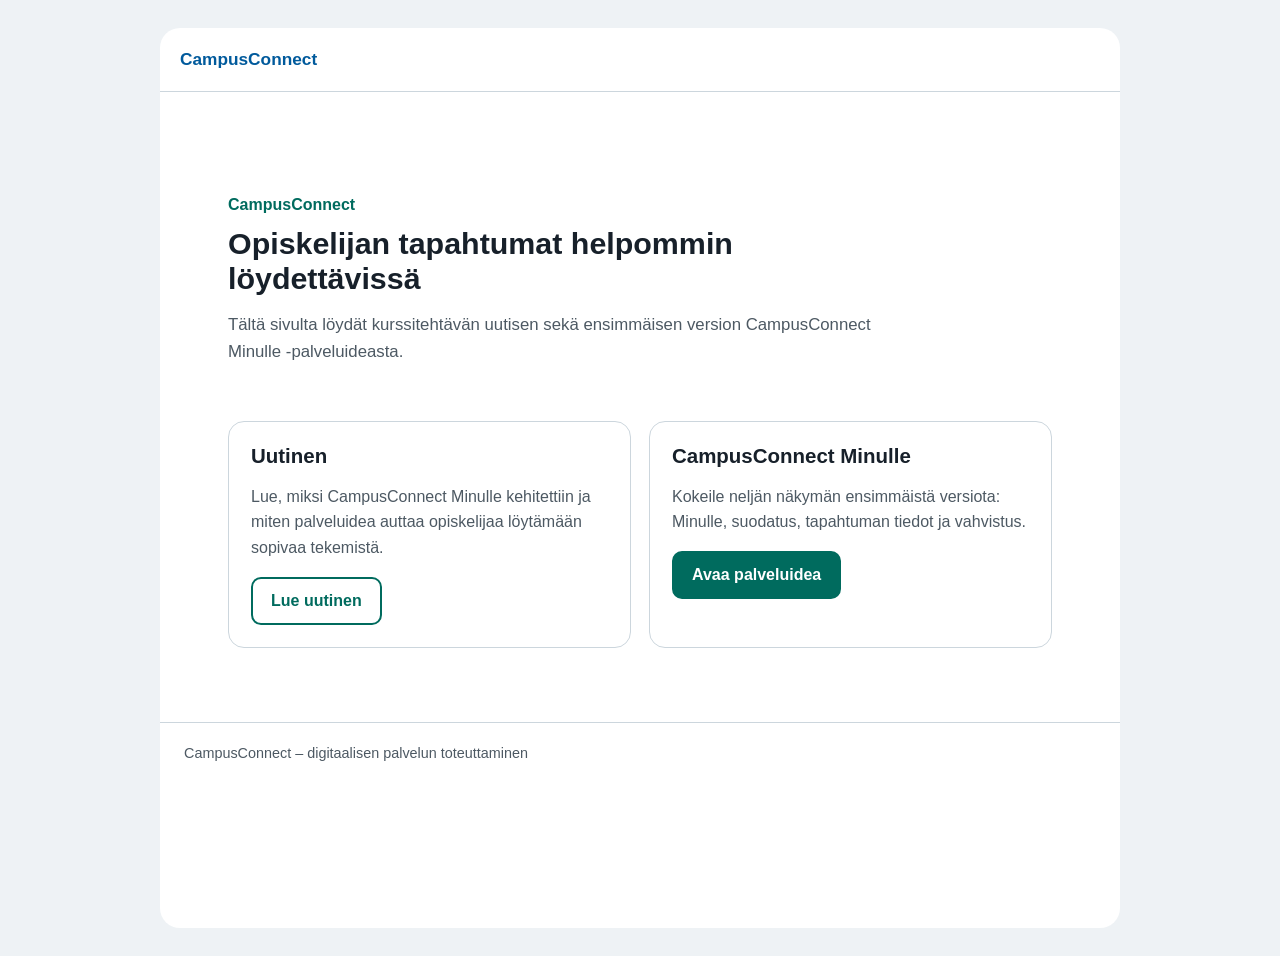
<file: index.html>
<!doctype html>
<html lang="fi"><head><meta charset="utf-8"><meta name="viewport" content="width=device-width,initial-scale=1">
<meta name="description" content="CampusConnect-kurssiprojektin etusivu, josta löytyvät uutinen ja CampusConnect Minulle -palveluidea.">
<title>CampusConnect | Etusivu</title><link rel="stylesheet" href="style.css"></head>
<body><div class="site"><a class="skip-link" href="#main">Siirry pääsisältöön</a>
<header class="topbar"><span class="brand">CampusConnect</span></header>
<main id="main"><section class="hero"><p class="eyebrow">CampusConnect</p><h1>Opiskelijan tapahtumat helpommin löydettävissä</h1>
<p class="lead">Tältä sivulta löydät kurssitehtävän uutisen sekä ensimmäisen version CampusConnect Minulle -palveluideasta.</p></section>
<section class="choice-grid" aria-label="Projektin sisällöt">
<article class="choice-card"><h2>Uutinen</h2><p>Lue, miksi CampusConnect Minulle kehitettiin ja miten palveluidea auttaa opiskelijaa löytämään sopivaa tekemistä.</p><a class="btn btn-secondary" href="news.html">Lue uutinen</a></article>
<article class="choice-card"><h2>CampusConnect Minulle</h2><p>Kokeile neljän näkymän ensimmäistä versiota: Minulle, suodatus, tapahtuman tiedot ja vahvistus.</p><a class="btn btn-primary" href="service/index.html">Avaa palveluidea</a></article>
</section></main><footer class="footer">CampusConnect – digitaalisen palvelun toteuttaminen</footer></div></body></html>
</file>
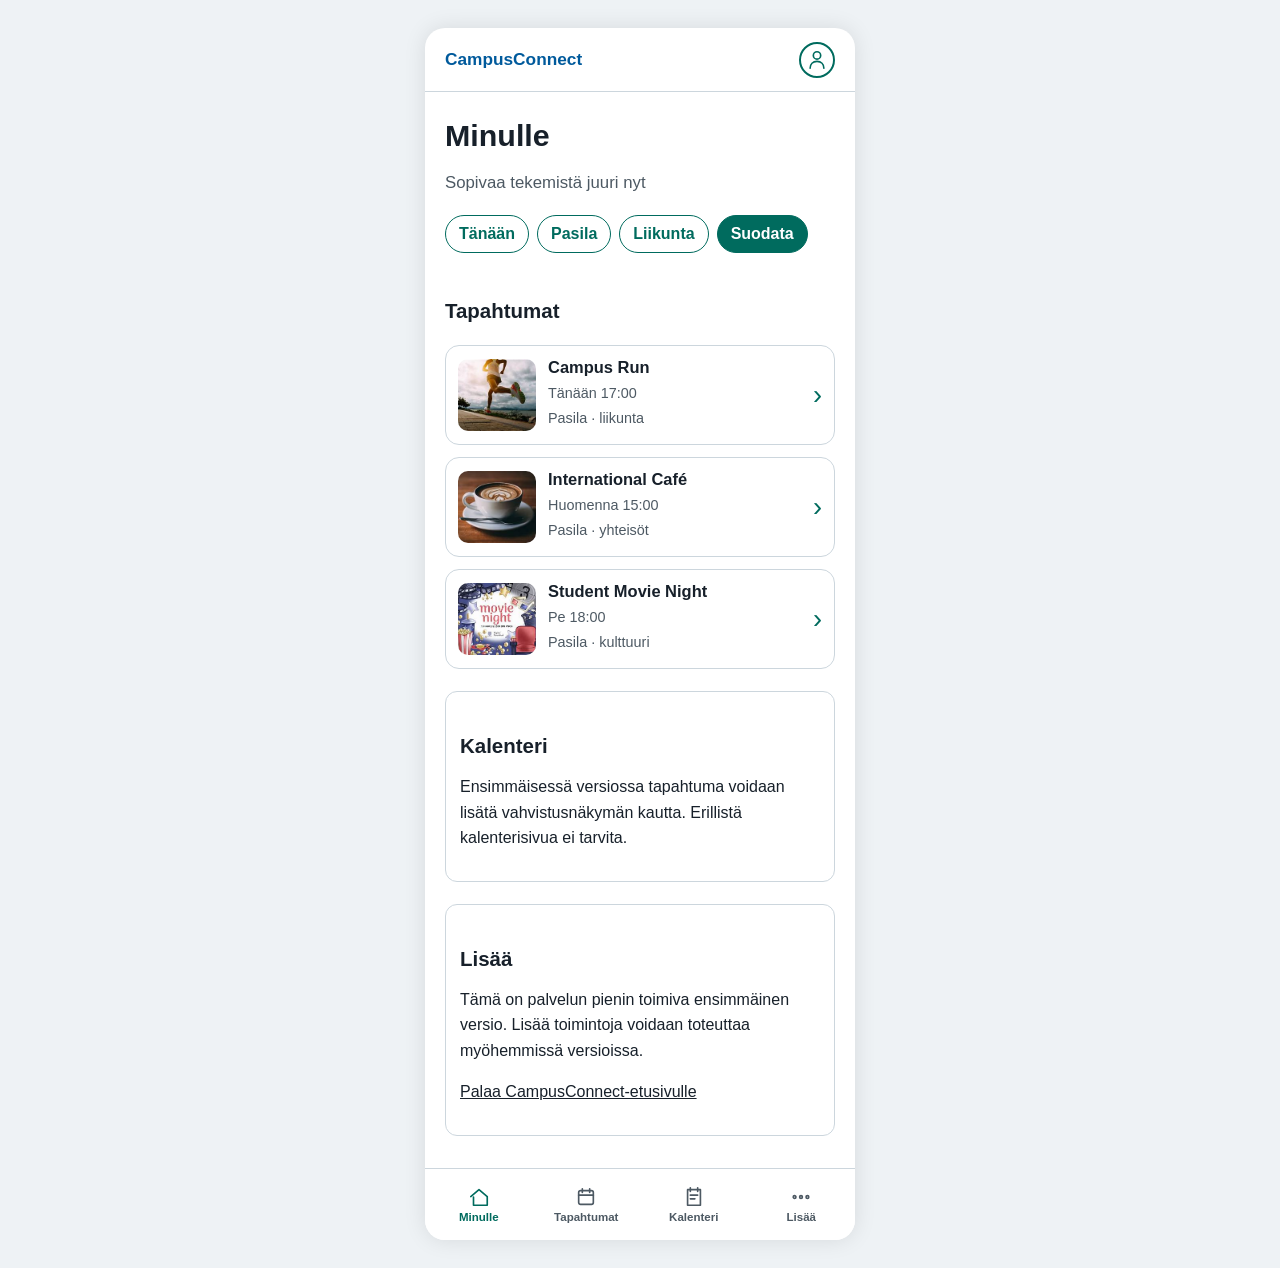
<file: service/index.html>
<!doctype html>
<html lang="fi"><head><meta charset="utf-8"><meta name="viewport" content="width=device-width,initial-scale=1">
<meta name="description" content="CampusConnect Minulle näyttää opiskelijalle sopivia tapahtumia."><title>Minulle | CampusConnect</title><link rel="stylesheet" href="../style.css"></head>
<body><div class="phone"><a class="skip-link" href="#main">Siirry pääsisältöön</a>
<header class="topbar"><a class="brand" href="../index.html">CampusConnect</a><span class="profile-icon" role="img" aria-label="Profiili"><svg viewBox="0 0 24 24" aria-hidden="true"><circle cx="12" cy="7" r="4"></circle><path d="M4.5 21c0-4.5 3-7.5 7.5-7.5s7.5 3 7.5 7.5"></path></svg></span></header>
<main id="main"><h1>Minulle</h1><p class="lead">Sopivaa tekemistä juuri nyt</p>
<div class="filters"><a class="chip" href="filter.html">Tänään</a><a class="chip" href="filter.html">Pasila</a><a class="chip" href="filter.html">Liikunta</a><a class="chip active" href="filter.html">Suodata</a></div>
<section class="event-list anchor-section" id="tapahtumat" aria-labelledby="events-title"><h2 id="events-title">Tapahtumat</h2>
<a class="event-card" href="event.html"><img src="../image/campus-run.jpg" alt="Juoksija ulkona veden äärellä"><div><h3>Campus Run</h3><p>Tänään 17:00</p><p>Pasila · liikunta</p></div><span class="arrow" aria-hidden="true">›</span></a>
<div class="event-card"><img src="../image/international-cafe.jpg" alt="Kahvikuppi pöydällä"><div><h3>International Café</h3><p>Huomenna 15:00</p><p>Pasila · yhteisöt</p></div><span class="arrow" aria-hidden="true">›</span></div>
<div class="event-card"><img src="../image/movie-night.jpg" alt="Elokuvailtaa kuvaava kuvitus"><div><h3>Student Movie Night</h3><p>Pe 18:00</p><p>Pasila · kulttuuri</p></div><span class="arrow" aria-hidden="true">›</span></div></section>
<section class="compact-info anchor-section" id="kalenteri"><h2>Kalenteri</h2><p>Ensimmäisessä versiossa tapahtuma voidaan lisätä vahvistusnäkymän kautta. Erillistä kalenterisivua ei tarvita.</p></section>
<section class="compact-info anchor-section" id="lisaa"><h2>Lisää</h2><p>Tämä on palvelun pienin toimiva ensimmäinen versio. Lisää toimintoja voidaan toteuttaa myöhemmissä versioissa.</p><p><a href="../index.html">Palaa CampusConnect-etusivulle</a></p></section>
</main><nav class="bottom-nav" aria-label="Päänavigaatio">
<a class="nav-link active" href="index.html"><svg viewBox="0 0 24 24" aria-hidden="true"><path d="M3 11.5 12 4l9 7.5V21H6v-9"></path></svg><span>Minulle</span></a>
<a class="nav-link" href="index.html#tapahtumat"><svg viewBox="0 0 24 24" aria-hidden="true"><rect x="4" y="5" width="16" height="15" rx="2"></rect><path d="M8 3v4M16 3v4M4 10h16"></path></svg><span>Tapahtumat</span></a>
<a class="nav-link" href="index.html#kalenteri"><svg viewBox="0 0 24 24" aria-hidden="true"><path d="M5 4h14v17H5zM8 2v4M16 2v4M8 10h8M8 14h5"></path></svg><span>Kalenteri</span></a>
<a class="nav-link" href="index.html#lisaa"><svg viewBox="0 0 24 24" aria-hidden="true"><circle cx="5" cy="12" r="1.5"></circle><circle cx="12" cy="12" r="1.5"></circle><circle cx="19" cy="12" r="1.5"></circle></svg><span>Lisää</span></a>
</nav></div></body></html>
</file>
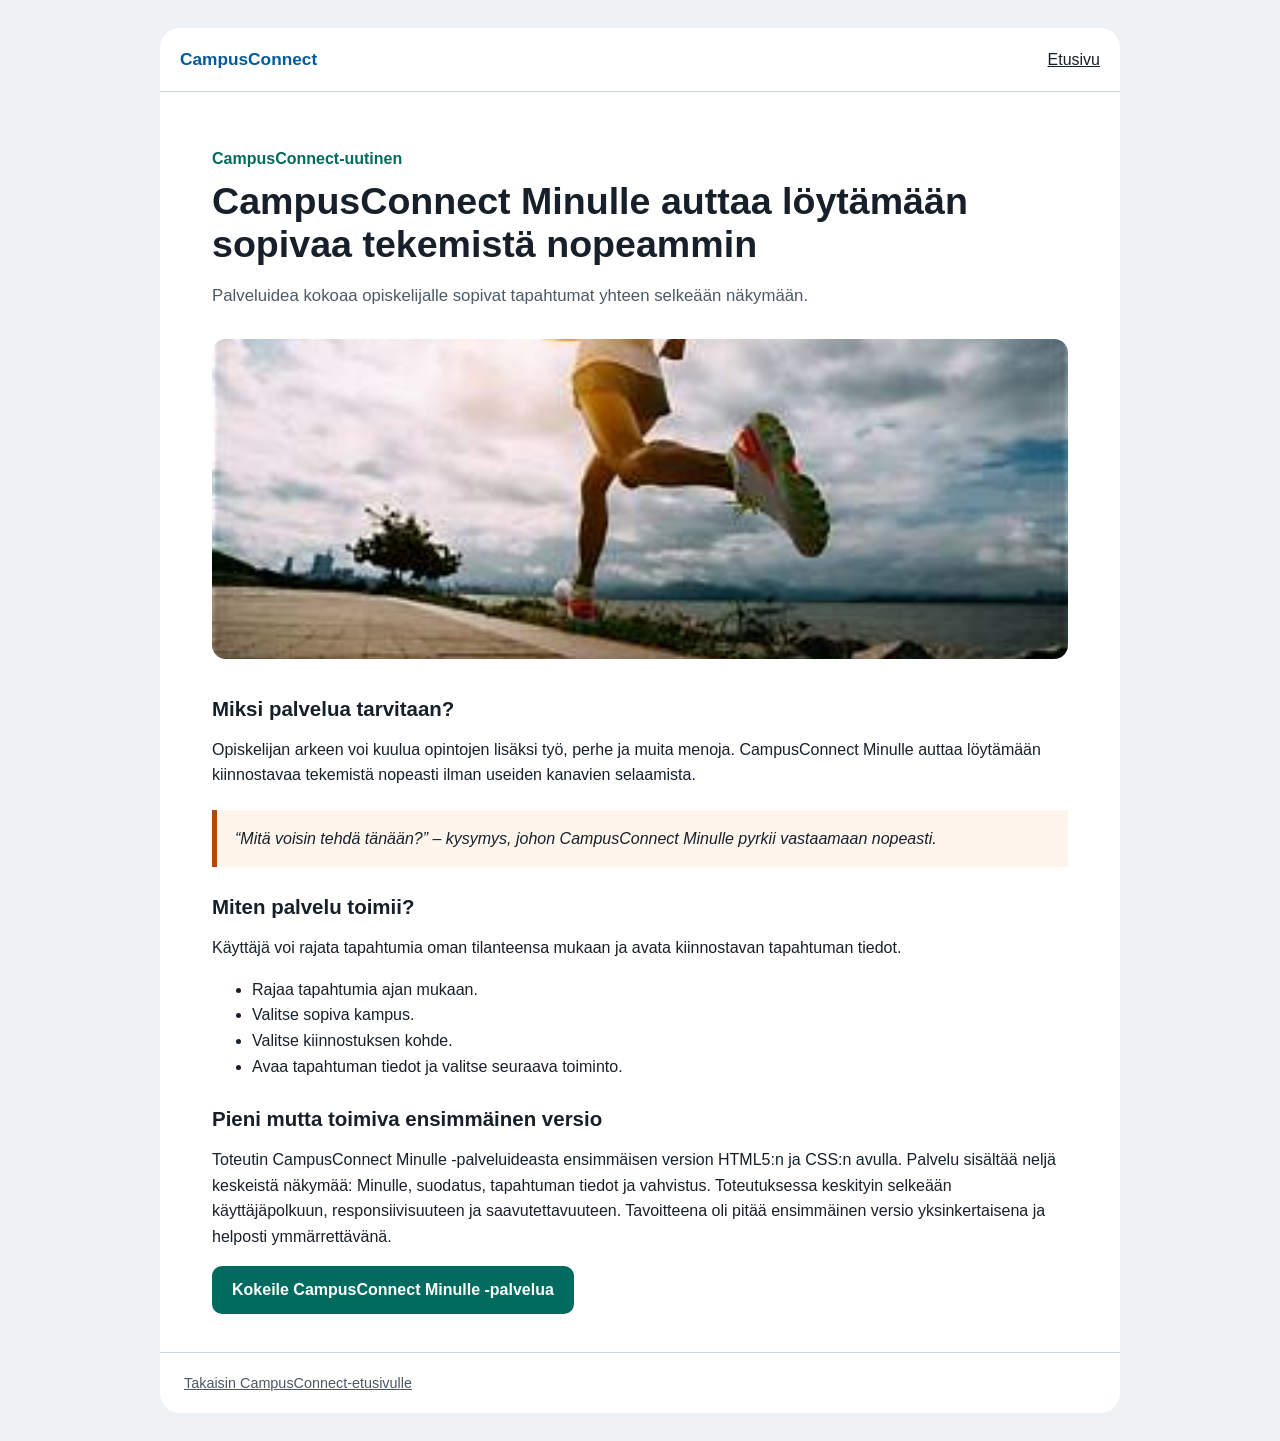
<file: news.html>
<!doctype html>
<html lang="fi"><head><meta charset="utf-8"><meta name="viewport" content="width=device-width,initial-scale=1">
<meta name="description" content="Uutinen CampusConnect Minulle -palveluideasta."><title>CampusConnect Minulle auttaa löytämään sopivaa tekemistä | Uutinen</title><link rel="stylesheet" href="style.css"></head>
<body><div class="site news"><a class="skip-link" href="#main">Siirry pääsisältöön</a>
<header class="topbar"><a class="brand" href="index.html">CampusConnect</a><a href="index.html">Etusivu</a></header>
<main id="main"><article><p class="eyebrow">CampusConnect-uutinen</p><h1>CampusConnect Minulle auttaa löytämään sopivaa tekemistä nopeammin</h1>
<p class="lead">Palveluidea kokoaa opiskelijalle sopivat tapahtumat yhteen selkeään näkymään.</p>
<img class="news-img" src="image/campus-run.jpg" alt="Juoksija ulkona veden äärellä">
<h2>Miksi palvelua tarvitaan?</h2><p>Opiskelijan arkeen voi kuulua opintojen lisäksi työ, perhe ja muita menoja. CampusConnect Minulle auttaa löytämään kiinnostavaa tekemistä nopeasti ilman useiden kanavien selaamista.</p>
<blockquote>“Mitä voisin tehdä tänään?” – kysymys, johon CampusConnect Minulle pyrkii vastaamaan nopeasti.</blockquote>
<h2>Miten palvelu toimii?</h2><p>Käyttäjä voi rajata tapahtumia oman tilanteensa mukaan ja avata kiinnostavan tapahtuman tiedot.</p>
<ul class="news-list"><li>Rajaa tapahtumia ajan mukaan.</li><li>Valitse sopiva kampus.</li><li>Valitse kiinnostuksen kohde.</li><li>Avaa tapahtuman tiedot ja valitse seuraava toiminto.</li></ul>
<h2>Pieni mutta toimiva ensimmäinen versio</h2><p>Toteutin CampusConnect Minulle -palveluideasta ensimmäisen version HTML5:n ja CSS:n avulla. Palvelu sisältää neljä keskeistä näkymää: Minulle, suodatus, tapahtuman tiedot ja vahvistus. Toteutuksessa keskityin selkeään käyttäjäpolkuun, responsiivisuuteen ja saavutettavuuteen. Tavoitteena oli pitää ensimmäinen versio yksinkertaisena ja helposti ymmärrettävänä.</p>
<a class="btn btn-primary" href="service/index.html">Kokeile CampusConnect Minulle -palvelua</a></article></main>
<footer class="footer"><a href="index.html">Takaisin CampusConnect-etusivulle</a></footer></div></body></html>
</file>
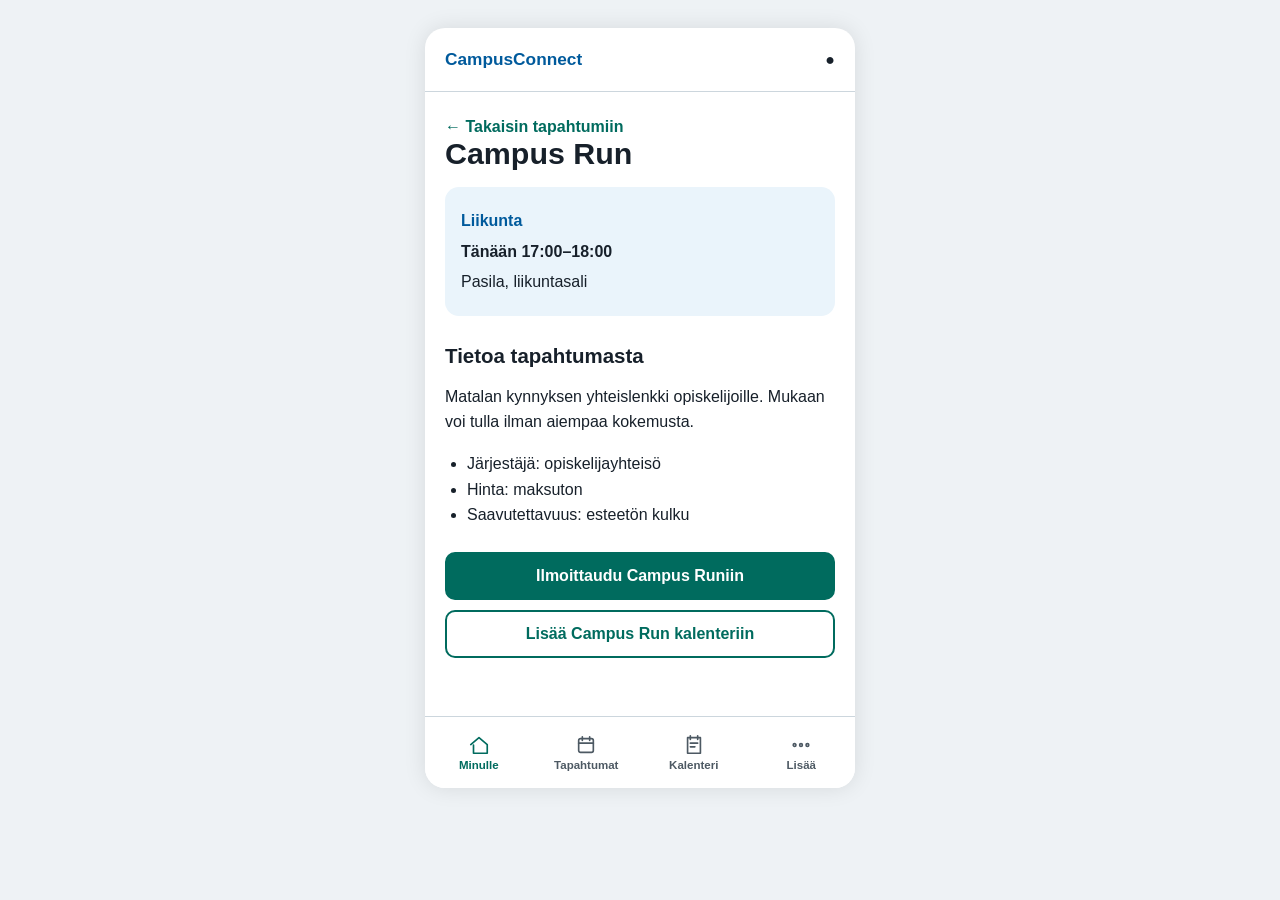
<file: service/event.html>
<!doctype html>
<html lang="fi"><head><meta charset="utf-8"><meta name="viewport" content="width=device-width,initial-scale=1">
<meta name="description" content="Campus Run -tapahtuman tiedot."><title>Campus Run | CampusConnect</title><link rel="stylesheet" href="../style.css"></head>
<body><div class="phone"><a class="skip-link" href="#main">Siirry pääsisältöön</a>
<header class="topbar"><a class="brand" href="../index.html">CampusConnect</a><span aria-label="Palvelu käytettävissä" role="img">●</span></header>
<main id="main"><a class="back" href="index.html">← Takaisin tapahtumiin</a><h1>Campus Run</h1>
<section class="event-summary" aria-label="Tapahtuman perustiedot"><p class="category">Liikunta</p><p><strong>Tänään 17:00–18:00</strong></p><p>Pasila, liikuntasali</p></section>
<h2>Tietoa tapahtumasta</h2><p>Matalan kynnyksen yhteislenkki opiskelijoille. Mukaan voi tulla ilman aiempaa kokemusta.</p>
<ul class="meta-list"><li>Järjestäjä: opiskelijayhteisö</li><li>Hinta: maksuton</li><li>Saavutettavuus: esteetön kulku</li></ul>
<div class="detail-actions"><a class="btn btn-primary btn-full" href="success.html">Ilmoittaudu Campus Runiin</a><a class="btn btn-secondary btn-full" href="success.html">Lisää Campus Run kalenteriin</a></div>
</main><nav class="bottom-nav" aria-label="Päänavigaatio">
<a class="nav-link active" href="index.html"><svg viewBox="0 0 24 24" aria-hidden="true"><path d="M3 11.5 12 4l9 7.5V21H6v-9"></path></svg><span>Minulle</span></a>
<a class="nav-link" href="index.html#tapahtumat"><svg viewBox="0 0 24 24" aria-hidden="true"><rect x="4" y="5" width="16" height="15" rx="2"></rect><path d="M8 3v4M16 3v4M4 10h16"></path></svg><span>Tapahtumat</span></a>
<a class="nav-link" href="index.html#kalenteri"><svg viewBox="0 0 24 24" aria-hidden="true"><path d="M5 4h14v17H5zM8 2v4M16 2v4M8 10h8M8 14h5"></path></svg><span>Kalenteri</span></a>
<a class="nav-link" href="index.html#lisaa"><svg viewBox="0 0 24 24" aria-hidden="true"><circle cx="5" cy="12" r="1.5"></circle><circle cx="12" cy="12" r="1.5"></circle><circle cx="19" cy="12" r="1.5"></circle></svg><span>Lisää</span></a>
</nav></div></body></html>
</file>
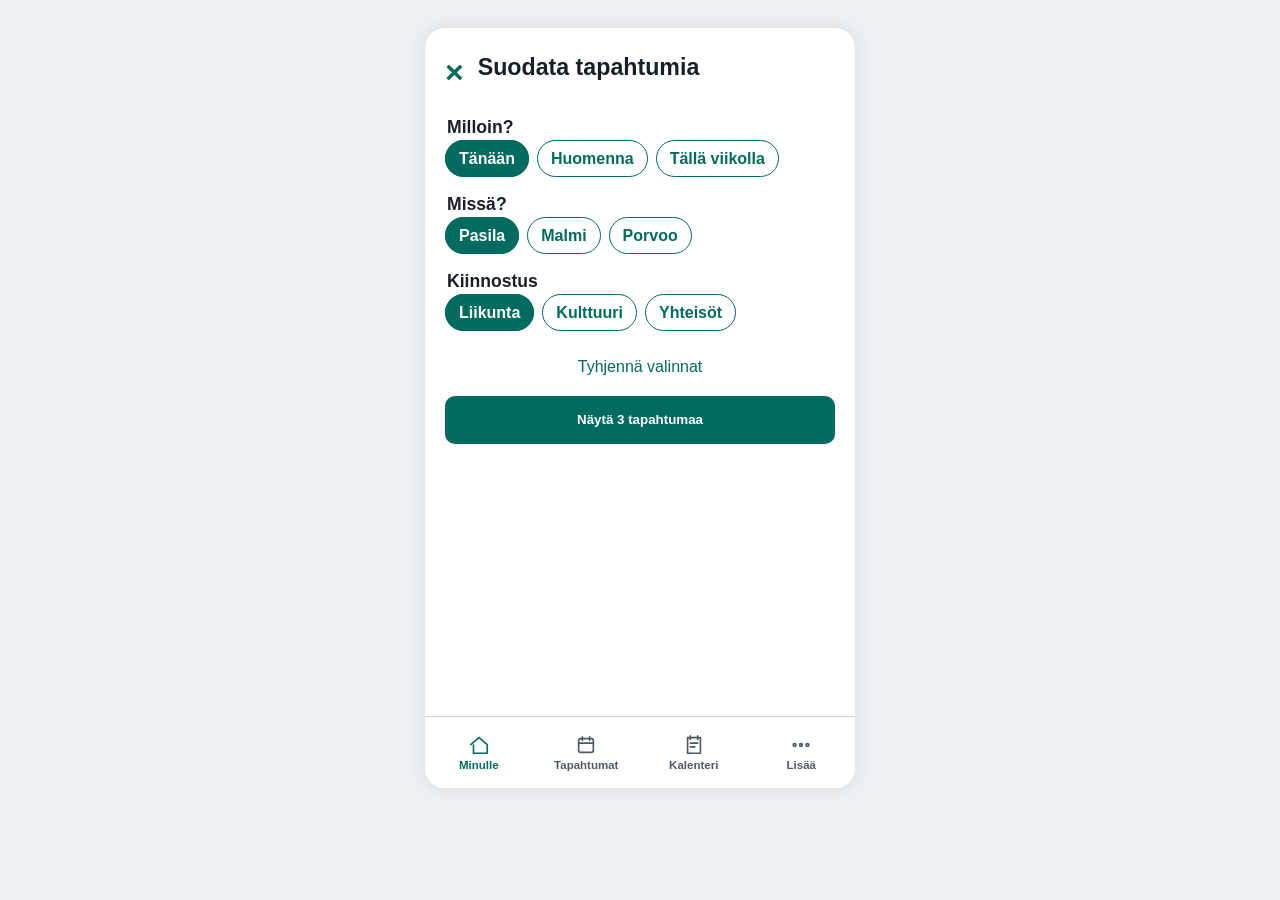
<file: service/filter.html>
<!doctype html>
<html lang="fi"><head><meta charset="utf-8"><meta name="viewport" content="width=device-width,initial-scale=1">
<meta name="description" content="Suodata CampusConnect-tapahtumia ajan, kampuksen ja kiinnostuksen mukaan."><title>Suodata tapahtumia | CampusConnect</title><link rel="stylesheet" href="../style.css"></head>
<body><div class="phone"><a class="skip-link" href="#main">Siirry pääsisältöön</a><main id="main">
<div class="filter-head"><a class="close" href="index.html" aria-label="Sulje suodattimet">×</a><h1>Suodata tapahtumia</h1></div>
<form action="index.html"><fieldset><legend>Milloin?</legend><div class="options">
<span class="opt"><input id="today" name="time" type="radio" value="today" checked><label for="today">Tänään</label></span>
<span class="opt"><input id="tomorrow" name="time" type="radio" value="tomorrow"><label for="tomorrow">Huomenna</label></span>
<span class="opt"><input id="week" name="time" type="radio" value="week"><label for="week">Tällä viikolla</label></span></div></fieldset>
<fieldset><legend>Missä?</legend><div class="options">
<span class="opt"><input id="pasila" name="place" type="radio" value="pasila" checked><label for="pasila">Pasila</label></span>
<span class="opt"><input id="malmi" name="place" type="radio" value="malmi"><label for="malmi">Malmi</label></span>
<span class="opt"><input id="porvoo" name="place" type="radio" value="porvoo"><label for="porvoo">Porvoo</label></span></div></fieldset>
<fieldset><legend>Kiinnostus</legend><div class="options">
<span class="opt"><input id="sport" name="interest" type="checkbox" value="sport" checked><label for="sport">Liikunta</label></span>
<span class="opt"><input id="culture" name="interest" type="checkbox" value="culture"><label for="culture">Kulttuuri</label></span>
<span class="opt"><input id="community" name="interest" type="checkbox" value="community"><label for="community">Yhteisöt</label></span></div></fieldset>
<div class="filter-actions"><button class="clear" type="reset">Tyhjennä valinnat</button><button class="btn btn-primary" type="submit">Näytä 3 tapahtumaa</button></div></form></main><nav class="bottom-nav" aria-label="Päänavigaatio">
<a class="nav-link active" href="index.html"><svg viewBox="0 0 24 24" aria-hidden="true"><path d="M3 11.5 12 4l9 7.5V21H6v-9"></path></svg><span>Minulle</span></a>
<a class="nav-link" href="index.html#tapahtumat"><svg viewBox="0 0 24 24" aria-hidden="true"><rect x="4" y="5" width="16" height="15" rx="2"></rect><path d="M8 3v4M16 3v4M4 10h16"></path></svg><span>Tapahtumat</span></a>
<a class="nav-link" href="index.html#kalenteri"><svg viewBox="0 0 24 24" aria-hidden="true"><path d="M5 4h14v17H5zM8 2v4M16 2v4M8 10h8M8 14h5"></path></svg><span>Kalenteri</span></a>
<a class="nav-link" href="index.html#lisaa"><svg viewBox="0 0 24 24" aria-hidden="true"><circle cx="5" cy="12" r="1.5"></circle><circle cx="12" cy="12" r="1.5"></circle><circle cx="19" cy="12" r="1.5"></circle></svg><span>Lisää</span></a>
</nav></div></body></html>
</file>
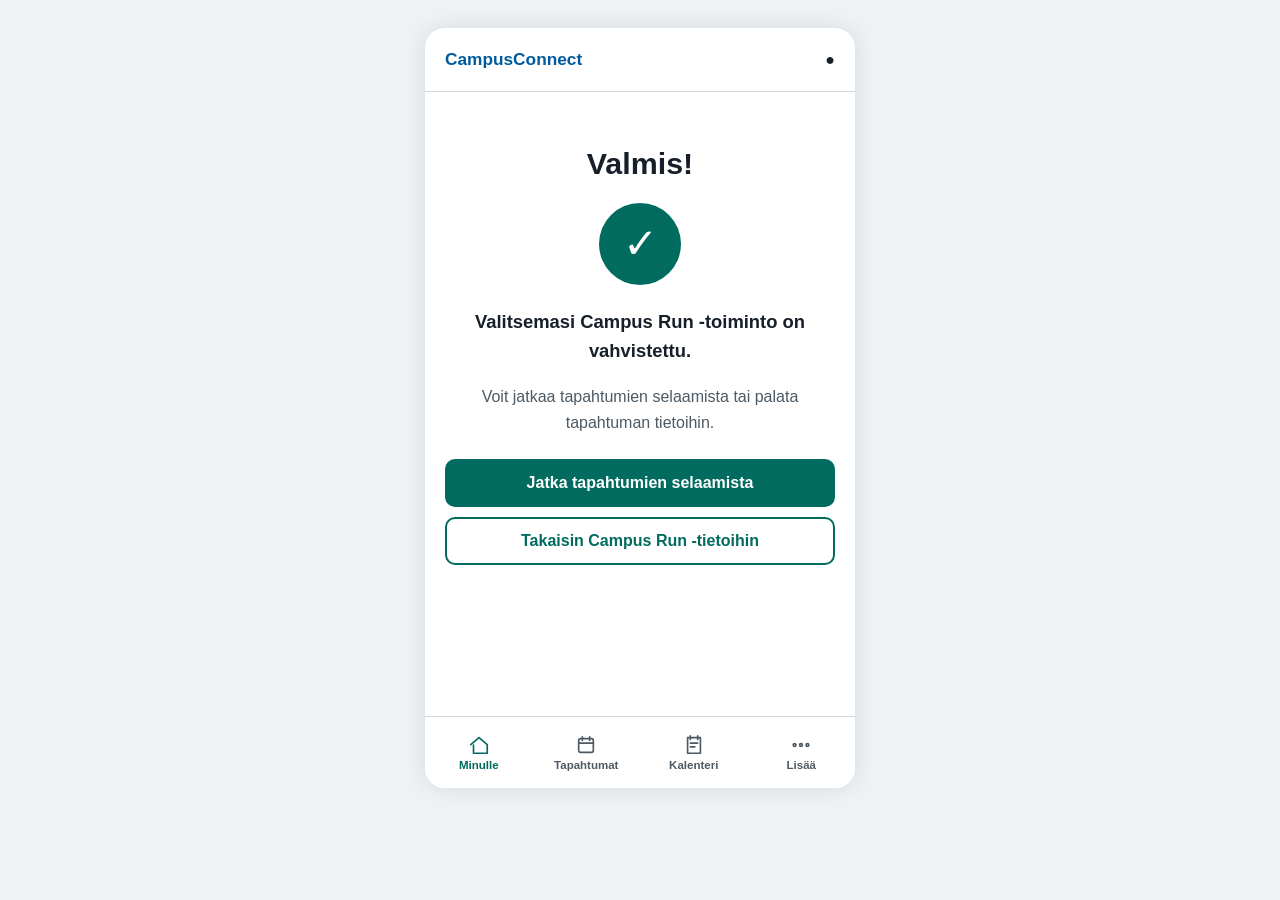
<file: service/success.html>
<!doctype html>
<html lang="fi"><head><meta charset="utf-8"><meta name="viewport" content="width=device-width,initial-scale=1">
<meta name="description" content="Campus Run -toiminnon vahvistus."><title>Valmis | CampusConnect</title><link rel="stylesheet" href="../style.css"></head>
<body><div class="phone"><a class="skip-link" href="#main">Siirry pääsisältöön</a>
<header class="topbar"><a class="brand" href="../index.html">CampusConnect</a><span aria-label="Palvelu käytettävissä" role="img">●</span></header>
<main class="success" id="main"><h1>Valmis!</h1><div class="check" aria-hidden="true">✓</div><p class="message">Valitsemasi Campus Run -toiminto on vahvistettu.</p>
<p class="sub">Voit jatkaa tapahtumien selaamista tai palata tapahtuman tietoihin.</p>
<div class="detail-actions"><a class="btn btn-primary btn-full" href="index.html">Jatka tapahtumien selaamista</a><a class="btn btn-secondary btn-full" href="event.html">Takaisin Campus Run -tietoihin</a></div></main><nav class="bottom-nav" aria-label="Päänavigaatio">
<a class="nav-link active" href="index.html"><svg viewBox="0 0 24 24" aria-hidden="true"><path d="M3 11.5 12 4l9 7.5V21H6v-9"></path></svg><span>Minulle</span></a>
<a class="nav-link" href="index.html#tapahtumat"><svg viewBox="0 0 24 24" aria-hidden="true"><rect x="4" y="5" width="16" height="15" rx="2"></rect><path d="M8 3v4M16 3v4M4 10h16"></path></svg><span>Tapahtumat</span></a>
<a class="nav-link" href="index.html#kalenteri"><svg viewBox="0 0 24 24" aria-hidden="true"><path d="M5 4h14v17H5zM8 2v4M16 2v4M8 10h8M8 14h5"></path></svg><span>Kalenteri</span></a>
<a class="nav-link" href="index.html#lisaa"><svg viewBox="0 0 24 24" aria-hidden="true"><circle cx="5" cy="12" r="1.5"></circle><circle cx="12" cy="12" r="1.5"></circle><circle cx="19" cy="12" r="1.5"></circle></svg><span>Lisää</span></a>
</nav></div></body></html>
</file>
<file: style.css>
*{box-sizing:border-box}
:root{
  color-scheme:light dark;
  --primary:#005A9C;--secondary:#006B5E;--accent:#B54708;
  --bg:#eef2f5;--surface:#fff;--text:#17202A;--muted:#4d5963;
  --line:#ccd6dd;--soft:#eaf4fb;--quote:#fff5ec;--focus:#111;
}
html{font-family:Arial,Helvetica,sans-serif;background:var(--bg);color:var(--text)}
body{margin:0;background:var(--bg);color:var(--text)}
a{color:inherit}img{max-width:100%;height:auto}
.skip-link{position:absolute;left:-9999px;top:0;background:var(--surface);color:var(--text);padding:10px;z-index:99}
.skip-link:focus{left:10px;top:10px}
.site{width:min(100%,960px);min-height:100vh;margin:0 auto;background:var(--surface)}
.phone{width:min(100%,430px);min-height:100vh;margin:0 auto;background:var(--surface);position:relative;padding-bottom:78px;box-shadow:0 0 22px rgba(0,0,0,.10)}
.topbar{min-height:64px;padding:0 20px;display:flex;align-items:center;justify-content:space-between;border-bottom:1px solid var(--line)}
.brand{font-weight:800;color:var(--primary);text-decoration:none;font-size:1.08rem}
main{padding:26px 20px}h1{font-size:1.9rem;line-height:1.15;margin:0 0 10px}h2{font-size:1.28rem;margin:28px 0 10px}h3{font-size:1.05rem}
p,li{line-height:1.6}.lead{color:var(--muted);font-size:1.05rem}.eyebrow{color:var(--secondary);font-weight:800;margin-bottom:8px}
.hero{padding:48px 24px 34px}.hero h1{max-width:650px}.hero p{max-width:680px}
.choice-grid{display:grid;gap:18px;padding:0 24px 40px}.choice-card{border:1px solid var(--line);border-radius:16px;padding:22px;background:var(--surface)}
.choice-card h2{margin-top:0}.choice-card p{color:var(--muted)}
.btn{display:inline-flex;align-items:center;justify-content:center;min-height:48px;padding:12px 18px;border-radius:10px;font-weight:800;text-decoration:none;border:2px solid var(--secondary)}
.btn-primary{background:var(--secondary);color:#fff}.btn-secondary{background:var(--surface);color:var(--secondary)}.btn-full{width:100%}
.profile-icon{width:36px;height:36px;border:2px solid var(--secondary);border-radius:50%;display:grid;place-items:center;color:var(--secondary)}
.profile-icon svg,.nav-link svg{width:22px;height:22px;fill:none;stroke:currentColor;stroke-width:1.8;stroke-linecap:round;stroke-linejoin:round}
.filters,.options{display:flex;gap:8px;flex-wrap:wrap}.filters{margin:18px 0}
.chip,.opt label{border:1.5px solid var(--secondary);border-radius:999px;padding:9px 13px;text-decoration:none;font-weight:700;background:var(--surface);color:var(--secondary)}
.chip.active,.opt input:checked+label{background:var(--secondary);color:#fff}
.event-list{display:grid;gap:12px}.event-card{display:grid;grid-template-columns:78px 1fr auto;gap:12px;align-items:center;padding:12px;border:1px solid var(--line);border-radius:14px;text-decoration:none;background:var(--surface)}
.event-card img{width:78px;height:72px;object-fit:cover;border-radius:10px}.event-card h3{font-size:1.03rem;margin:0 0 5px}.event-card p{margin:2px 0;color:var(--muted);font-size:.9rem}.arrow{font-size:1.7rem;color:var(--secondary)}
.bottom-nav{position:absolute;bottom:0;left:0;right:0;min-height:72px;background:var(--surface);border-top:1px solid var(--line);display:grid;grid-template-columns:repeat(4,1fr);z-index:10}
.nav-link{display:flex;flex-direction:column;align-items:center;justify-content:center;gap:3px;text-decoration:none;color:var(--muted);font-size:.72rem;font-weight:700}.nav-link.active{color:var(--secondary)}
.back,.close{color:var(--secondary);font-weight:800;text-decoration:none}.filter-head{display:flex;gap:14px;align-items:center}.filter-head h1{font-size:1.45rem}.close{font-size:2rem;line-height:1}
fieldset{border:0;padding:0;margin:26px 0}legend{font-size:1.1rem;font-weight:800;margin-bottom:12px}.opt{position:relative}.opt input{position:absolute;opacity:0}.opt input:focus-visible+label{outline:3px solid var(--focus);outline-offset:3px}
.filter-actions,.detail-actions{display:grid;gap:10px;margin-top:24px}.clear{border:0;background:transparent;color:var(--secondary);font-weight:800;padding:10px;cursor:pointer;font:inherit}
.event-summary{background:var(--soft);border-radius:14px;padding:16px;margin:16px 0 22px}.event-summary p{margin:5px 0}.category{font-weight:800;color:var(--primary)}.meta-list{padding-left:22px}
.success{text-align:center;padding-top:54px}.check{width:82px;height:82px;border-radius:50%;background:var(--secondary);color:#fff;display:grid;place-items:center;font-size:2.6rem;margin:22px auto}.message{font-weight:800;font-size:1.15rem}.sub{color:var(--muted)}
.anchor-section{scroll-margin-top:20px}.compact-info{margin-top:22px;padding:14px;border:1px solid var(--line);border-radius:12px;background:var(--surface)}
.news-img{width:100%;max-height:320px;object-fit:cover;border-radius:14px;margin:12px 0 6px}
blockquote{margin:22px 0;padding:16px 18px;border-left:5px solid var(--accent);background:var(--quote);line-height:1.6;font-style:italic}
.news-list{line-height:1.7}.footer{padding:22px 24px;border-top:1px solid var(--line);color:var(--muted);font-size:.9rem}
a:focus-visible,button:focus-visible,input:focus-visible{outline:3px solid var(--focus);outline-offset:3px}
@media (min-width:700px){
  body{padding:28px}.site,.phone{border-radius:20px;overflow:hidden}.phone{min-height:760px}
  .choice-grid{grid-template-columns:1fr 1fr}.hero{padding:58px 48px 38px}.choice-grid{padding:0 48px 48px}
  .news main{padding:38px 52px}.news h1{font-size:2.35rem}
}
@media (orientation:landscape) and (max-height:600px){
  body{padding:0}.phone{width:min(100%,760px);min-height:100vh;border-radius:0;padding-bottom:0}
  .bottom-nav{position:relative}.success{padding-top:24px}
}
@media (prefers-color-scheme:dark){
  :root{
    --primary:#78BDF0;--secondary:#63D2BE;--accent:#FFB16F;
    --bg:#0f1418;--surface:#171d22;--text:#f3f6f8;--muted:#c5ced5;
    --line:#3a464f;--soft:#172b38;--quote:#35281f;--focus:#fff;
  }
  .btn-primary{color:#08110f}.chip.active,.opt input:checked+label{color:#08110f}
  .check{color:#08110f}
}
</file>
